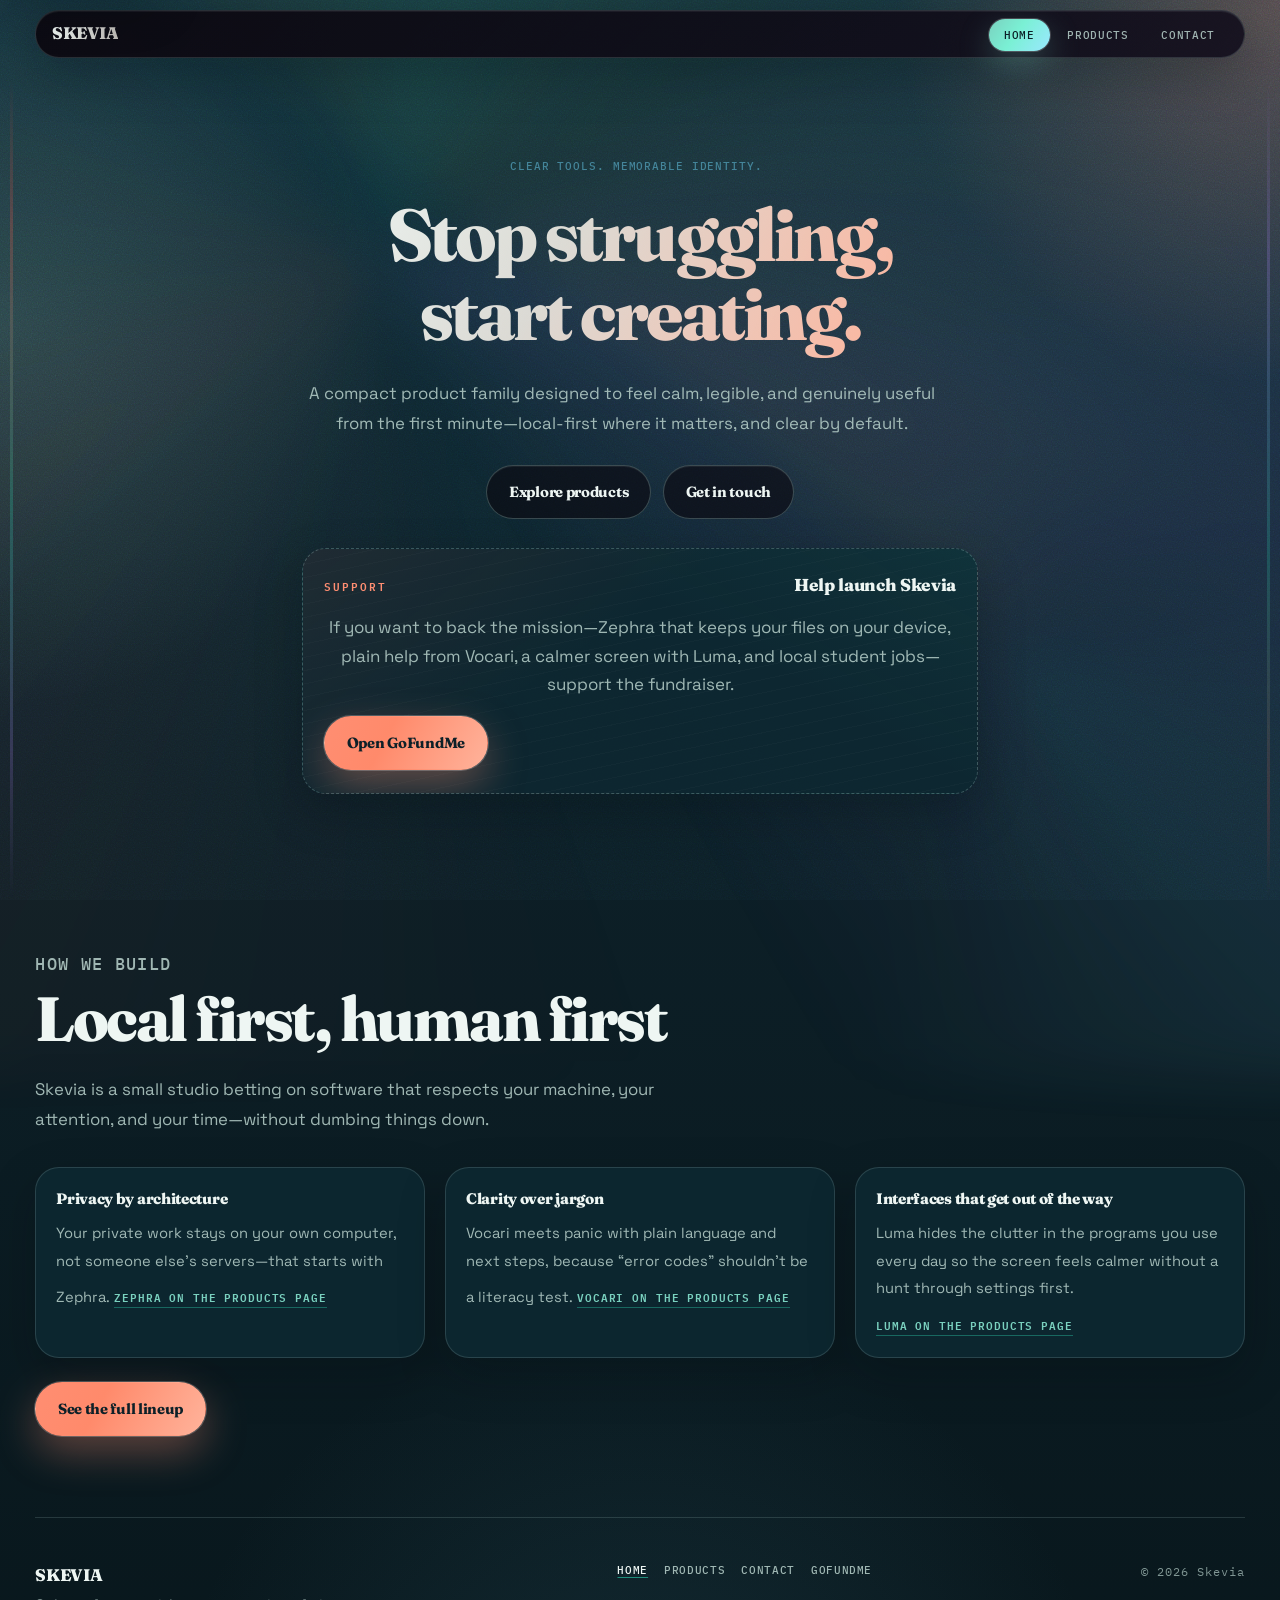
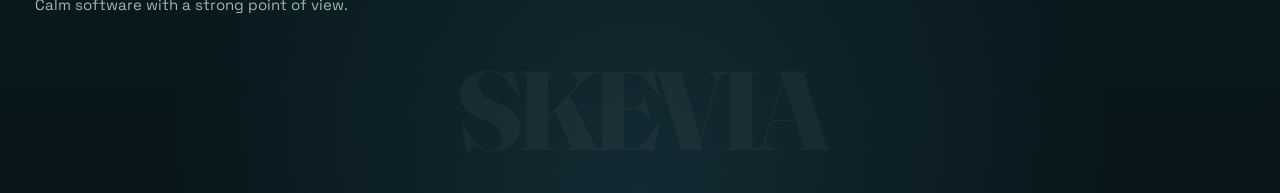
<file: index.html>
<!DOCTYPE html>
<html lang="en">
  <head>
    <meta charset="UTF-8" />
    <meta name="viewport" content="width=device-width, initial-scale=1.0" />
    <meta
      name="description"
      content="Skevia builds calm, local-first software with a clear editorial point of view."
    />
    <meta
      name="robots"
      content="index,follow,max-snippet:-1,max-image-preview:large,max-video-preview:-1"
    />
    <link rel="canonical" href="https://skevia.net/" />
    <meta property="og:type" content="website" />
    <meta property="og:site_name" content="Skevia" />
    <meta property="og:title" content="Skevia | Calm software with a strong point of view" />
    <meta
      property="og:description"
      content="Explore Skevia’s calm, local-first product family."
    />
    <meta property="og:url" content="https://skevia.net/" />
    <meta property="og:image" content="https://skevia.net/company_logo.png" />
    <meta name="twitter:card" content="summary" />
    <meta name="twitter:title" content="Skevia | Calm software with a strong point of view" />
    <meta
      name="twitter:description"
      content="Explore Skevia’s calm, local-first product family."
    />
    <meta name="twitter:image" content="https://skevia.net/company_logo.png" />
    <meta name="theme-color" content="#0c0a10" />
    <title>Skevia | Home</title>
    <link rel="preconnect" href="https://fonts.googleapis.com" />
    <link rel="preconnect" href="https://fonts.gstatic.com" crossorigin />
    <link
      href="https://fonts.googleapis.com/css2?family=Fraunces:opsz,wght@9..144,500;9..144,700&family=IBM+Plex+Mono:wght@400;500;600&family=Space+Grotesk:wght@400;500;700&display=swap"
      rel="stylesheet"
    />
    <link rel="icon" href="favicon.svg?v=2026-04-24b" type="image/svg+xml" />
    <link rel="alternate icon" href="company-logo-cutout.png" type="image/png" />
    <link rel="apple-touch-icon" href="company-logo-cutout.png" />
    <link rel="stylesheet" href="styles.css?v=2026-04-26a" />
  </head>
  <body>
    <a class="skip-link" href="#main-content">Skip to content</a>
    <nav class="main-nav" data-nav aria-label="Primary">
      <div class="nav-container">
        <a href="index.html" class="nav-logo">Skevia</a>
        <ul class="nav-tabs">
          <li>
            <a href="index.html" class="nav-link" aria-current="page">Home</a>
          </li>
          <li><a href="products.html" class="nav-link">Products</a></li>
          <li><a href="contact.html" class="nav-link">Contact</a></li>
        </ul>
      </div>
    </nav>

    <main id="main-content" tabindex="-1">
      <section class="hero reveal">
        <div class="hero-copy">
          <p class="eyebrow">Clear tools. Memorable identity.</p>
          <h1>
            <span class="hero-title-line">Stop struggling,</span>
            <span class="hero-title-line">start creating.</span>
          </h1>
          <p class="hero-lead">
            A compact product family designed to feel calm, legible, and genuinely
            useful from the first minute—local-first where it matters, and clear
            by default.
          </p>

          <div class="hero-actions">
            <a href="products.html" class="button button-secondary">Explore products</a>
            <a href="contact.html" class="button button-secondary">Get in touch</a>
          </div>

          <aside class="gofundme-card" aria-label="Support Skevia on GoFundMe">
            <div class="gofundme-card-top">
              <p class="gofundme-eyebrow">Support</p>
              <p class="gofundme-title">Help launch Skevia</p>
            </div>
            <p class="gofundme-copy">
              If you want to back the mission—Zephra that keeps your files on your
              device, plain help from Vocari, a calmer screen with Luma, and local
              student jobs—support the fundraiser.
            </p>
            <div class="gofundme-actions">
              <a
                class="button button-primary"
                href="https://www.gofundme.com/f/support-Skevia"
                target="_blank"
                rel="noopener noreferrer"
                aria-label="Open Skevia fundraiser on GoFundMe (opens in new tab)"
                >Open GoFundMe</a
              >
            </div>
          </aside>
        </div>
      </section>

      <section class="section section--tight reveal" aria-labelledby="values-heading">
        <div class="section-heading">
          <p class="eyebrow">How we build</p>
          <h2 id="values-heading">Local first, human first</h2>
          <p>
            Skevia is a small studio betting on software that respects your
            machine, your attention, and your time—without dumbing things down.
          </p>
        </div>
        <ul class="value-grid">
          <li class="value-item">
            <strong>Privacy by architecture</strong>
            <span
              >Your private work stays on your own computer, not someone else’s
              servers—that starts with Zephra.</span
            >
            <a href="products.html#product-zephra" class="value-item-link">Zephra on the products page</a>
          </li>
          <li class="value-item">
            <strong>Clarity over jargon</strong>
            <span
              >Vocari meets panic with plain language and next steps, because
              “error codes” shouldn’t be a literacy test.</span
            >
            <a href="products.html#product-vocari" class="value-item-link">Vocari on the products page</a>
          </li>
          <li class="value-item">
            <strong>Interfaces that get out of the way</strong>
            <span
              >Luma hides the clutter in the programs you use every day so the
              screen feels calmer without a hunt through settings first.</span
            >
            <a href="products.html#product-luma" class="value-item-link">Luma on the products page</a>
          </li>
        </ul>
        <p class="section-cta">
          <a href="products.html" class="button button-primary">See the full lineup</a>
        </p>
      </section>
    </main>

    <footer class="site-footer">
      <div class="footer-brand">
        <p class="footer-title">Skevia</p>
        <p>Calm software with a strong point of view.</p>
      </div>
      <ul class="footer-nav" aria-label="Site">
        <li><a href="index.html" aria-current="page">Home</a></li>
        <li><a href="products.html">Products</a></li>
        <li><a href="contact.html">Contact</a></li>
        <li>
          <a
            href="https://www.gofundme.com/f/support-Skevia"
            target="_blank"
            rel="noopener noreferrer"
            aria-label="Skevia on GoFundMe (opens in new tab)"
            >GoFundMe</a
          >
        </li>
      </ul>
      <div class="footer-meta">
        <p class="footer-copy">&copy; <span data-year></span> Skevia</p>
      </div>
    </footer>

    <script type="application/ld+json">
      {
        "@context": "https://schema.org",
        "@type": "Organization",
        "name": "Skevia",
        "url": "https://skevia.net/",
        "logo": "https://skevia.net/company_logo.png",
        "email": "SkeviaSoftware@gmail.com",
        "description": "Skevia builds calm, local-first software with a clear editorial point of view.",
        "sameAs": ["https://www.gofundme.com/f/support-Skevia"]
      }
    </script>

    <script src="script.js?v=2026-04-26a"></script>
  </body>
</html>
</file>
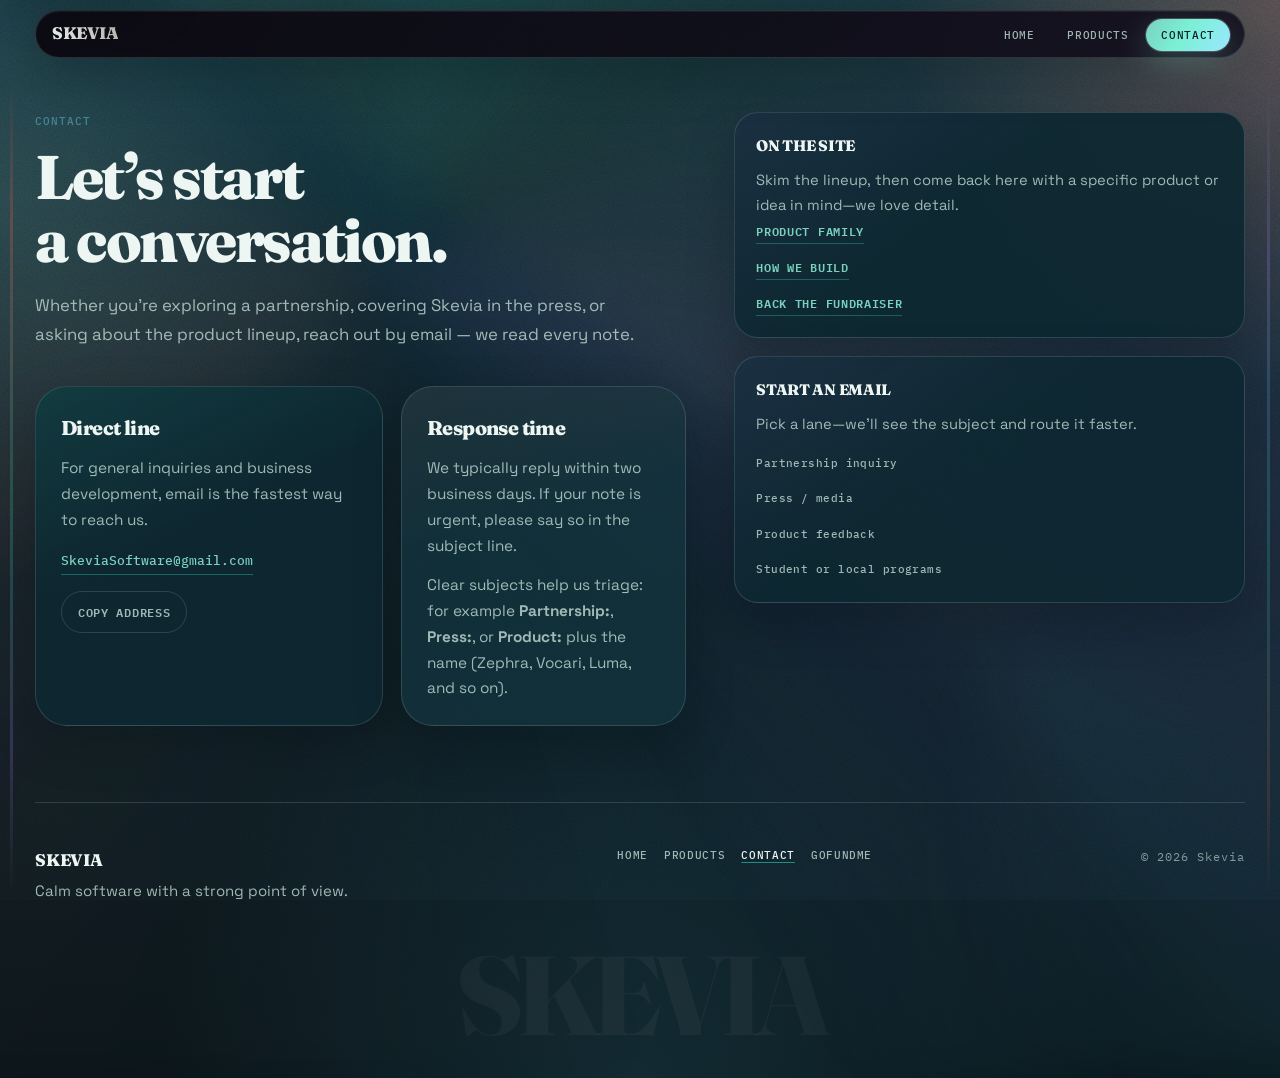
<file: contact.html>
<!DOCTYPE html>
<html lang="en">
  <head>
    <meta charset="UTF-8" />
    <meta name="viewport" content="width=device-width, initial-scale=1.0" />
    <meta
      name="description"
      content="Contact Skevia for partnerships, press, or product questions."
    />
    <meta
      name="robots"
      content="index,follow,max-snippet:-1,max-image-preview:large,max-video-preview:-1"
    />
    <link rel="canonical" href="https://skevia.net/contact.html" />
    <meta property="og:type" content="website" />
    <meta property="og:site_name" content="Skevia" />
    <meta property="og:title" content="Skevia | Contact" />
    <meta
      property="og:description"
      content="Contact Skevia for partnerships, press, or product questions."
    />
    <meta property="og:url" content="https://skevia.net/contact.html" />
    <meta property="og:image" content="https://skevia.net/company_logo.png" />
    <meta name="twitter:card" content="summary" />
    <meta name="twitter:title" content="Skevia | Contact" />
    <meta
      name="twitter:description"
      content="Contact Skevia for partnerships, press, or product questions."
    />
    <meta name="twitter:image" content="https://skevia.net/company_logo.png" />
    <meta name="theme-color" content="#0c0a10" />
    <title>Skevia | Contact</title>
    <link rel="preconnect" href="https://fonts.googleapis.com" />
    <link rel="preconnect" href="https://fonts.gstatic.com" crossorigin />
    <link
      href="https://fonts.googleapis.com/css2?family=Fraunces:opsz,wght@9..144,500;9..144,700&family=IBM+Plex+Mono:wght@400;500;600&family=Space+Grotesk:wght@400;500;700&display=swap"
      rel="stylesheet"
    />
    <link rel="icon" href="favicon.svg?v=2026-04-24b" type="image/svg+xml" />
    <link rel="alternate icon" href="company-logo-cutout.png" type="image/png" />
    <link rel="apple-touch-icon" href="company-logo-cutout.png" />
    <link rel="stylesheet" href="styles.css?v=2026-04-26a" />
  </head>
  <body class="page-contact">
    <a class="skip-link" href="#main-content">Skip to content</a>
    <nav class="main-nav" data-nav aria-label="Primary">
      <div class="nav-container">
        <a href="index.html" class="nav-logo">Skevia</a>
        <ul class="nav-tabs">
          <li><a href="index.html" class="nav-link">Home</a></li>
          <li><a href="products.html" class="nav-link">Products</a></li>
          <li>
            <a href="contact.html" class="nav-link" aria-current="page">Contact</a>
          </li>
        </ul>
      </div>
    </nav>

    <main id="main-content" tabindex="-1">
      <section class="section reveal" id="contact">
        <div class="contact-layout">
          <div class="contact-layout-main">
            <div class="contact-intro">
              <p class="eyebrow">Contact</p>
              <h1>Let’s start a conversation.</h1>
              <p class="contact-lead">
                Whether you’re exploring a partnership, covering Skevia in the
                press, or asking about the product lineup, reach out by email —
                we read every note.
              </p>
            </div>

            <div class="contact-cards">
              <div class="contact-card">
                <h2>Direct line</h2>
                <p>
                  For general inquiries and business development, email is the
                  fastest way to reach us.
                </p>
                <a
                  class="contact-email"
                  href="mailto:SkeviaSoftware@gmail.com"
                  >SkeviaSoftware@gmail.com</a
                >
                <div class="contact-actions">
                  <button
                    type="button"
                    class="button button-quiet"
                    data-copy-email="SkeviaSoftware@gmail.com"
                    data-copy-feedback="contact-copy-feedback"
                    aria-label="Copy email address to clipboard"
                  >
                    Copy address
                  </button>
                </div>
                <p
                  id="contact-copy-feedback"
                  class="contact-hint"
                  role="status"
                  aria-live="polite"
                  hidden
                ></p>
              </div>
              <div class="contact-card contact-card-muted">
                <h2>Response time</h2>
                <p>
                  We typically reply within two business days. If your note is
                  urgent, please say so in the subject line.
                </p>
                <p>
                  Clear subjects help us triage: for example
                  <strong>Partnership:</strong>, <strong>Press:</strong>, or
                  <strong>Product:</strong> plus the name (Zephra, Vocari, Luma,
                  and so on).
                </p>
              </div>
            </div>
          </div>

          <aside class="contact-aside" aria-label="More ways to connect">
            <div class="contact-aside-card">
              <h2>On the site</h2>
              <p>
                Skim the lineup, then come back here with a specific product or
                idea in mind—we love detail.
              </p>
              <ul class="contact-aside-links">
                <li><a href="products.html">Product family</a></li>
                <li><a href="index.html#values-heading">How we build</a></li>
                <li>
                  <a
                    href="https://www.gofundme.com/f/support-Skevia"
                    target="_blank"
                    rel="noopener noreferrer"
                    aria-label="Support Skevia on GoFundMe (opens in new tab)"
                    >Back the fundraiser</a
                  >
                </li>
              </ul>
            </div>
            <div class="contact-aside-card">
              <h2>Start an email</h2>
              <p>Pick a lane—we’ll see the subject and route it faster.</p>
              <ul class="contact-aside-mail">
                <li>
                  <a
                    href="mailto:SkeviaSoftware@gmail.com?subject=Partnership%20inquiry"
                    >Partnership inquiry</a
                  >
                </li>
                <li>
                  <a
                    href="mailto:SkeviaSoftware@gmail.com?subject=Press%20%2F%20media"
                    >Press / media</a
                  >
                </li>
                <li>
                  <a
                    href="mailto:SkeviaSoftware@gmail.com?subject=Product%20feedback"
                    >Product feedback</a
                  >
                </li>
                <li>
                  <a
                    href="mailto:SkeviaSoftware@gmail.com?subject=Student%20or%20local%20programs"
                    >Student or local programs</a
                  >
                </li>
              </ul>
            </div>
          </aside>
        </div>
      </section>
    </main>

    <footer class="site-footer">
      <div class="footer-brand">
        <p class="footer-title">Skevia</p>
        <p>Calm software with a strong point of view.</p>
      </div>
      <ul class="footer-nav" aria-label="Site">
        <li><a href="index.html">Home</a></li>
        <li><a href="products.html">Products</a></li>
        <li><a href="contact.html" aria-current="page">Contact</a></li>
        <li>
          <a
            href="https://www.gofundme.com/f/support-Skevia"
            target="_blank"
            rel="noopener noreferrer"
            aria-label="Skevia on GoFundMe (opens in new tab)"
            >GoFundMe</a
          >
        </li>
      </ul>
      <div class="footer-meta">
        <p class="footer-copy">&copy; <span data-year></span> Skevia</p>
      </div>
    </footer>

    <script type="application/ld+json">
      {
        "@context": "https://schema.org",
        "@type": "ContactPage",
        "name": "Contact Skevia",
        "url": "https://skevia.net/contact.html",
        "description": "Contact Skevia for partnerships, press, or product questions.",
        "mainEntity": {
          "@type": "Organization",
          "name": "Skevia",
          "email": "SkeviaSoftware@gmail.com",
          "url": "https://skevia.net/"
        }
      }
    </script>

    <script src="script.js?v=2026-04-26a"></script>
  </body>
</html>
</file>
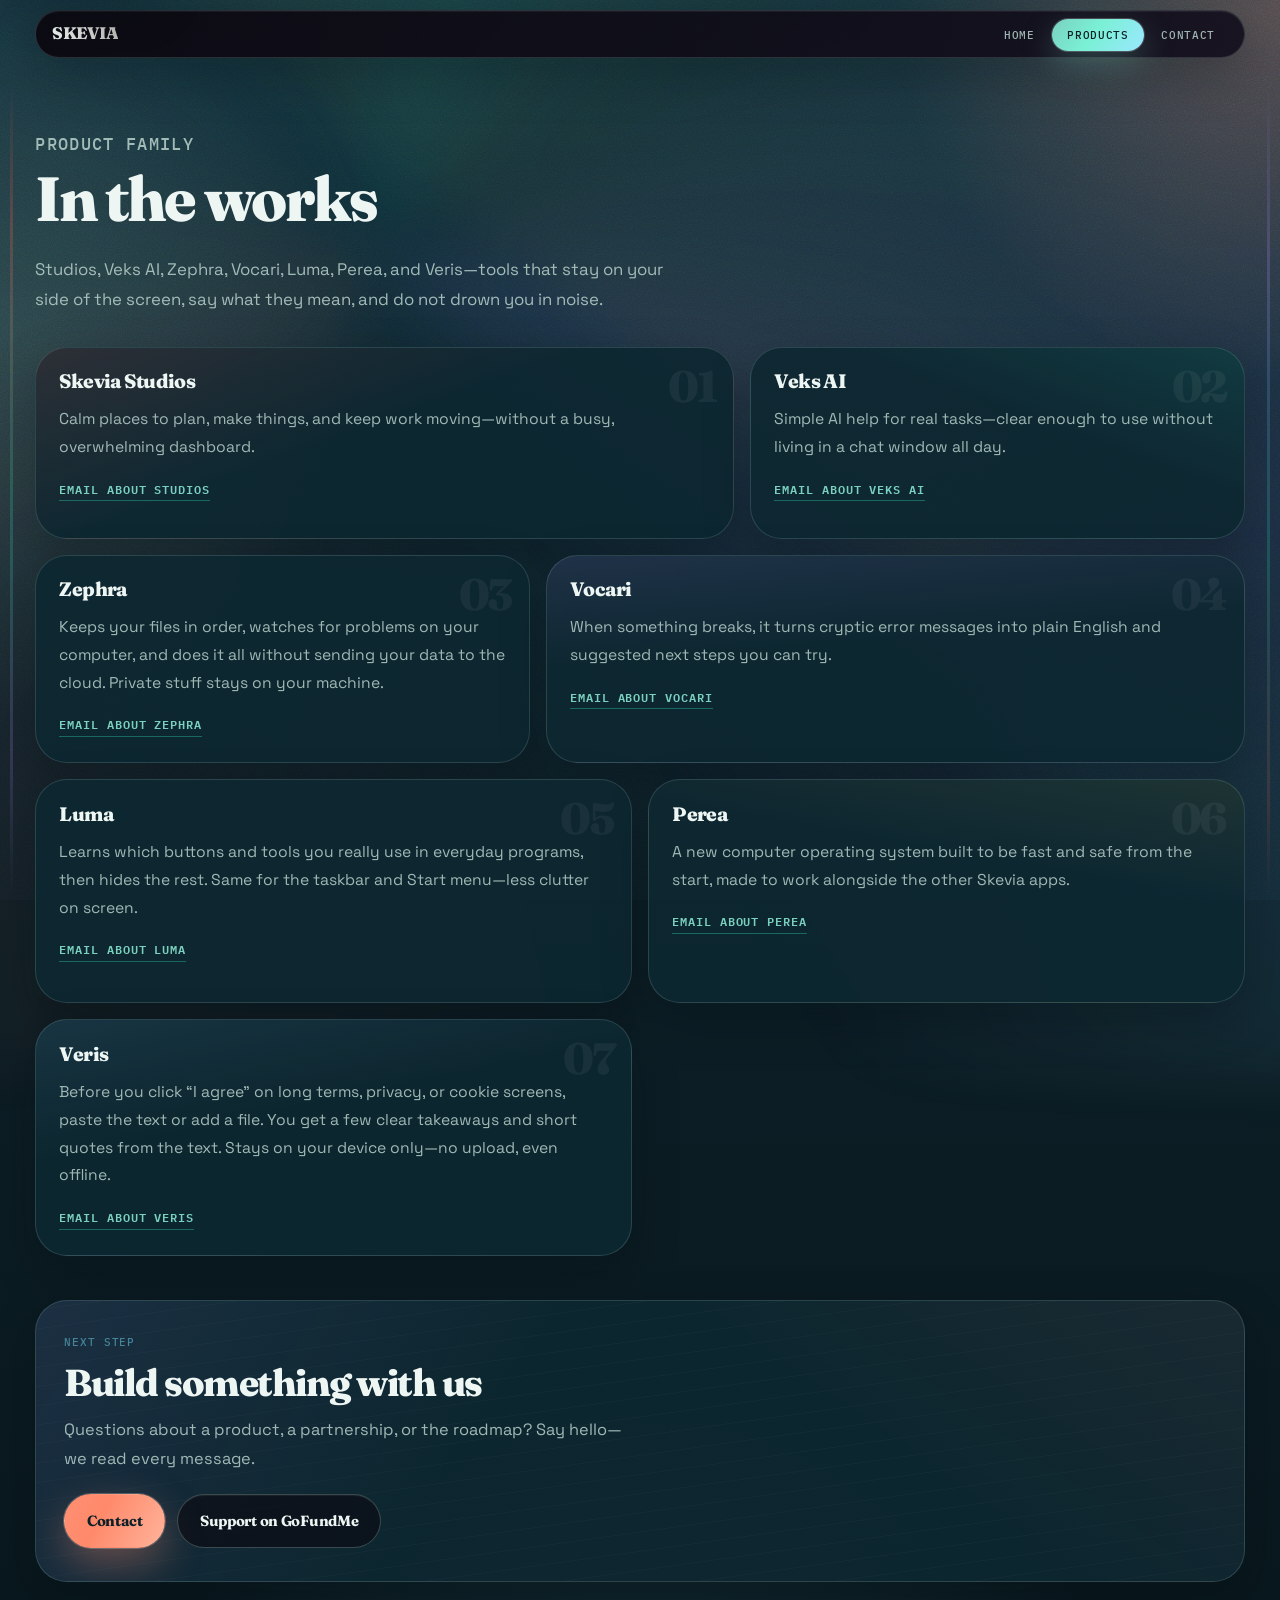
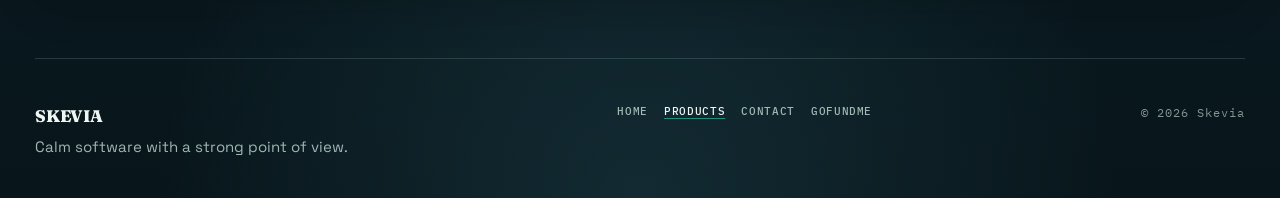
<file: products.html>
<!DOCTYPE html>
<html lang="en">
  <head>
    <meta charset="UTF-8" />
    <meta name="viewport" content="width=device-width, initial-scale=1.0" />
    <meta
      name="description"
      content="Skevia apps: Studios, Veks AI, Zephra, Vocari, Luma, Perea, and Veris—private, clear, and calm to use."
    />
    <meta
      name="robots"
      content="index,follow,max-snippet:-1,max-image-preview:large,max-video-preview:-1"
    />
    <link rel="canonical" href="https://skevia.net/products.html" />
    <meta property="og:type" content="website" />
    <meta property="og:site_name" content="Skevia" />
    <meta property="og:title" content="Skevia | Products" />
    <meta
      property="og:description"
      content="Studios, Veks AI, Zephra, Vocari, Luma, Perea, and Veris—Skevia software in plain terms."
    />
    <meta property="og:url" content="https://skevia.net/products.html" />
    <meta property="og:image" content="https://skevia.net/company_logo.png" />
    <meta name="twitter:card" content="summary" />
    <meta name="twitter:title" content="Skevia | Products" />
    <meta
      name="twitter:description"
      content="Studios, Veks AI, Zephra, Vocari, Luma, Perea, and Veris—Skevia software in plain terms."
    />
    <meta name="twitter:image" content="https://skevia.net/company_logo.png" />
    <meta name="theme-color" content="#0c0a10" />
    <title>Skevia | Products</title>
    <link rel="preconnect" href="https://fonts.googleapis.com" />
    <link rel="preconnect" href="https://fonts.gstatic.com" crossorigin />
    <link
      href="https://fonts.googleapis.com/css2?family=Fraunces:opsz,wght@9..144,500;9..144,700&family=IBM+Plex+Mono:wght@400;500;600&family=Space+Grotesk:wght@400;500;700&display=swap"
      rel="stylesheet"
    />
    <link rel="icon" href="favicon.svg?v=2026-04-24b" type="image/svg+xml" />
    <link rel="alternate icon" href="company-logo-cutout.png" type="image/png" />
    <link rel="apple-touch-icon" href="company-logo-cutout.png" />
    <link rel="stylesheet" href="styles.css?v=2026-04-26a" />
  </head>
  <body class="page-products">
    <a class="skip-link" href="#main-content">Skip to content</a>
    <nav class="main-nav" data-nav aria-label="Primary">
      <div class="nav-container">
        <a href="index.html" class="nav-logo">Skevia</a>
        <ul class="nav-tabs">
          <li><a href="index.html" class="nav-link">Home</a></li>
          <li>
            <a href="products.html" class="nav-link" aria-current="page">Products</a>
          </li>
          <li><a href="contact.html" class="nav-link">Contact</a></li>
        </ul>
      </div>
    </nav>

    <main id="main-content" tabindex="-1">
      <section class="section reveal" id="products">
        <div class="section-heading">
          <p class="eyebrow">Product family</p>
          <h2>In the works</h2>
          <p>
            Studios, Veks AI, Zephra, Vocari, Luma, Perea, and Veris—tools that
            stay on your side of the screen, say what they mean, and do not drown
            you in noise.
          </p>
        </div>

        <div class="product-grid">
          <article class="product-card" id="product-studios" data-index="01">
            <h3>Skevia Studios</h3>
            <p>
              Calm places to plan, make things, and keep work moving—without a busy,
              overwhelming dashboard.
            </p>
            <a
              class="product-card-link"
              href="mailto:SkeviaSoftware@gmail.com?subject=Question%20about%20Skevia%20Studios"
              >Email about Studios</a
            >
          </article>

          <article class="product-card" id="product-veks" data-index="02">
            <h3>Veks AI</h3>
            <p>
              Simple AI help for real tasks—clear enough to use without living in a
              chat window all day.
            </p>
            <a
              class="product-card-link"
              href="mailto:SkeviaSoftware@gmail.com?subject=Question%20about%20Veks%20AI"
              >Email about Veks AI</a
            >
          </article>

          <article class="product-card" id="product-zephra" data-index="03">
            <h3>Zephra</h3>
            <p>
              Keeps your files in order, watches for problems on your computer, and
              does it all without sending your data to the cloud. Private stuff
              stays on your machine.
            </p>
            <a
              class="product-card-link"
              href="mailto:SkeviaSoftware@gmail.com?subject=Question%20about%20Zephra"
              >Email about Zephra</a
            >
          </article>

          <article class="product-card" id="product-vocari" data-index="04">
            <h3>Vocari</h3>
            <p>
              When something breaks, it turns cryptic error messages into plain
              English and suggested next steps you can try.
            </p>
            <a
              class="product-card-link"
              href="mailto:SkeviaSoftware@gmail.com?subject=Question%20about%20Vocari"
              >Email about Vocari</a
            >
          </article>

          <article class="product-card" id="product-luma" data-index="05">
            <h3>Luma</h3>
            <p>
              Learns which buttons and tools you really use in everyday programs,
              then hides the rest. Same for the taskbar and Start menu—less clutter
              on screen.
            </p>
            <a
              class="product-card-link"
              href="mailto:SkeviaSoftware@gmail.com?subject=Question%20about%20Luma"
              >Email about Luma</a
            >
          </article>

          <article class="product-card" id="product-perea" data-index="06">
            <h3>Perea</h3>
            <p>
              A new computer operating system built to be fast and safe from the
              start, made to work alongside the other Skevia apps.
            </p>
            <a
              class="product-card-link"
              href="mailto:SkeviaSoftware@gmail.com?subject=Question%20about%20Perea"
              >Email about Perea</a
            >
          </article>

          <article class="product-card" id="product-veris" data-index="07">
            <h3>Veris</h3>
            <p>
              Before you click “I agree” on long terms, privacy, or cookie screens,
              paste the text or add a file. You get a few clear takeaways and short
              quotes from the text. Stays on your device only—no upload, even
              offline.
            </p>
            <a
              class="product-card-link"
              href="mailto:SkeviaSoftware@gmail.com?subject=Question%20about%20Veris"
              >Email about Veris</a
            >
          </article>
        </div>

        <div class="section-outro reveal">
          <p class="eyebrow">Next step</p>
          <h3 class="section-outro-title">Build something with us</h3>
          <p class="section-outro-lead">
            Questions about a product, a partnership, or the roadmap? Say hello—we
            read every message.
          </p>
          <div class="section-outro-actions">
            <a href="contact.html" class="button button-primary">Contact</a>
            <a
              class="button button-secondary"
              href="https://www.gofundme.com/f/support-Skevia"
              target="_blank"
              rel="noopener noreferrer"
              aria-label="Support Skevia on GoFundMe (opens in new tab)"
              >Support on GoFundMe</a
            >
          </div>
        </div>
      </section>
    </main>

    <footer class="site-footer">
      <div class="footer-brand">
        <p class="footer-title">Skevia</p>
        <p>Calm software with a strong point of view.</p>
      </div>
      <ul class="footer-nav" aria-label="Site">
        <li><a href="index.html">Home</a></li>
        <li><a href="products.html" aria-current="page">Products</a></li>
        <li><a href="contact.html">Contact</a></li>
        <li>
          <a
            href="https://www.gofundme.com/f/support-Skevia"
            target="_blank"
            rel="noopener noreferrer"
            aria-label="Skevia on GoFundMe (opens in new tab)"
            >GoFundMe</a
          >
        </li>
      </ul>
      <div class="footer-meta">
        <p class="footer-copy">&copy; <span data-year></span> Skevia</p>
      </div>
    </footer>

    <script type="application/ld+json">
      {
        "@context": "https://schema.org",
        "@type": "CollectionPage",
        "name": "Skevia Products",
        "url": "https://skevia.net/products.html",
        "description": "Skevia apps: Studios, Veks AI, Zephra, Vocari, Luma, Perea, and Veris.",
        "mainEntity": {
          "@type": "ItemList",
          "itemListElement": [
            { "@type": "ListItem", "position": 1, "name": "Skevia Studios" },
            { "@type": "ListItem", "position": 2, "name": "Veks AI" },
            { "@type": "ListItem", "position": 3, "name": "Zephra" },
            { "@type": "ListItem", "position": 4, "name": "Vocari" },
            { "@type": "ListItem", "position": 5, "name": "Luma" },
            { "@type": "ListItem", "position": 6, "name": "Perea" },
            { "@type": "ListItem", "position": 7, "name": "Veris" }
          ]
        }
      }
    </script>

    <script src="script.js?v=2026-04-26a"></script>
  </body>
</html>
</file>
<file: styles.css>
/* Skevia — Chromatic Almanac (redesign) */

:root {
  /* Prototype theme tokens (palette + typography) */
  --void: #0d2028; /* deep teal */
  --surface: rgba(14, 40, 49, 0.92);
  --surface-2: rgba(19, 52, 62, 0.8);
  --ink: #eef6f3;
  --ink-dim: rgba(184, 208, 203, 0.86);
  --coral: #ff8e72; /* warm accent */
  --mint: #7ad1bf; /* moss/teal accent */
  --violet: #44859a; /* steel-teal */
  --gold: #ffb39b; /* soft warm highlight */
  --line: rgba(189, 231, 224, 0.16);
  --line-strong: rgba(189, 231, 224, 0.26);
  --glow-coral: rgba(255, 142, 114, 0.35);
  --glow-mint: rgba(122, 209, 191, 0.28);
  --shadow: 0 30px 70px rgba(3, 13, 17, 0.34);
  --shadow-soft: 0 18px 46px rgba(3, 13, 17, 0.26);
  --display: "Fraunces", serif;
  --serif: "Space Grotesk", system-ui, sans-serif;
  --mono: "IBM Plex Mono", ui-monospace, monospace;
  --radius-lg: 2rem;
  --radius-md: 1.5rem;
  --layout-gutter: clamp(0.75rem, 2.75vw, 3.5rem);
  --shell-width: calc(100% - 2 * var(--layout-gutter));
  --text-column-max: 40rem;
  --prose-max: 40rem;
  --hero-copy-pad-inline: clamp(1rem, 2.4vw, 1.85rem);
  --nav-h: 4.25rem;
}

*,
*::before,
*::after {
  box-sizing: border-box;
}

html {
  /* Avoid scroll-linked compositor work; native smoothness fights wheel/trackpad. */
  scroll-behavior: auto;
  scroll-padding-top: calc(var(--nav-h) + 1rem);
}

section[id] {
  scroll-margin-top: calc(var(--nav-h) + 2rem);
}

[id^="product-"] {
  scroll-margin-top: calc(var(--nav-h) + 1.5rem);
}

/* Soft chromatic rails in the viewport margins (behind page content) */
main::before,
main::after {
  content: "";
  position: fixed;
  top: calc(var(--nav-h) + 0.5rem);
  bottom: 0;
  width: 3px;
  border-radius: 999px;
  pointer-events: none;
  z-index: 0;
  opacity: 0.45;
}

main::before {
  left: max(0.25rem, calc(var(--layout-gutter) * 0.28));
  background: linear-gradient(
    180deg,
    transparent 0%,
    rgba(255, 92, 77, 0.55) 18%,
    rgba(46, 230, 190, 0.5) 52%,
    rgba(179, 140, 255, 0.45) 82%,
    transparent 100%
  );
  box-shadow: 0 0 28px rgba(46, 230, 190, 0.12);
}

main::after {
  right: max(0.25rem, calc(var(--layout-gutter) * 0.28));
  background: linear-gradient(
    180deg,
    transparent 0%,
    rgba(179, 140, 255, 0.5) 22%,
    rgba(46, 230, 190, 0.45) 58%,
    rgba(255, 92, 77, 0.35) 88%,
    transparent 100%
  );
  box-shadow: 0 0 28px rgba(179, 140, 255, 0.1);
}

body {
  margin: 0;
  min-height: 100vh;
  padding-top: var(--nav-h);
  color: var(--ink);
  font-family: var(--serif);
  font-size: 1.06rem;
  line-height: 1.65;
  font-stretch: normal;
  letter-spacing: normal;
  background-color: var(--void);
  background-image:
    radial-gradient(circle at top right, rgba(255, 142, 114, 0.26), transparent 24rem),
    radial-gradient(circle at left 18%, rgba(122, 209, 191, 0.16), transparent 24rem),
    radial-gradient(circle at bottom, rgba(68, 133, 154, 0.18), transparent 30rem),
    linear-gradient(180deg, #102f3a 0%, var(--void) 44%, #08161b 100%);
  overflow-x: hidden;
}

body::before {
  content: "";
  position: fixed;
  inset: -20%;
  pointer-events: none;
  z-index: -2;
  /* Static gradients (no animation): animated blur + conic was heavy during scroll. */
  background:
    conic-gradient(
      from 232deg at 35% 35%,
      rgba(255, 92, 77, 0.09),
      transparent 28%,
      rgba(46, 230, 190, 0.07),
      transparent 52%,
      rgba(179, 140, 255, 0.1),
      transparent 78%,
      rgba(255, 92, 77, 0.06)
    ),
    conic-gradient(
      from 308deg at 70% 65%,
      rgba(232, 197, 71, 0.05),
      transparent 35%,
      rgba(46, 230, 190, 0.06),
      transparent 70%
    );
  filter: blur(28px) saturate(1.12);
  opacity: 0.85;
  transform: translateZ(0);
}

body::after {
  content: "";
  position: fixed;
  inset: 0;
  pointer-events: none;
  z-index: -1;
  opacity: 0.42;
  background-image: url("bg-noise.svg");
  background-size: 240px 240px;
  mix-blend-mode: overlay;
}

a {
  color: inherit;
  text-decoration: none;
}

img {
  display: block;
  max-width: 100%;
}

button,
input,
textarea,
select {
  font: inherit;
}

:focus-visible {
  outline: 2px solid var(--mint);
  outline-offset: 3px;
}

.skip-link {
  position: absolute;
  left: 0.75rem;
  top: 0.75rem;
  z-index: 2000;
  padding: 0.65rem 1rem;
  border-radius: 999px;
  font-family: var(--mono);
  font-size: 0.68rem;
  font-weight: 600;
  letter-spacing: 0.06em;
  text-transform: uppercase;
  color: var(--void);
  background: linear-gradient(118deg, var(--mint) 0%, #7af0d4 100%);
  box-shadow: var(--shadow-soft);
  transform: translateY(-160%);
  transition: transform 0.2s ease;
}

.skip-link:focus {
  transform: translateY(0);
}

@media (scripting: none) {
  .reveal {
    opacity: 1;
    transform: none;
  }
}

/* ---------- Navigation ---------- */

.main-nav {
  position: fixed;
  top: 0;
  left: 0;
  right: 0;
  z-index: 1000;
  padding: 0.65rem var(--layout-gutter);
  background: transparent;
  transition: padding 0.25s ease;
  isolation: isolate;
  will-change: transform;
  transform: translateZ(0);
}

.main-nav[data-scrolled="true"] {
  padding-top: 0.4rem;
  padding-bottom: 0.4rem;
}

.nav-container {
  width: 100%;
  max-width: none;
  margin: 0 auto;
  display: flex;
  align-items: center;
  justify-content: space-between;
  gap: 1rem;
  padding: 0.55rem 0.85rem 0.55rem 1rem;
  border-radius: 100px;
  border: 1px solid var(--line);
  background: linear-gradient(
    135deg,
    rgba(12, 10, 18, 0.97) 0%,
    rgba(18, 14, 28, 0.9) 100%
  );
  box-shadow:
    var(--shadow-soft),
    inset 0 1px 0 rgba(255, 255, 255, 0.06);
  transition:
    padding 0.25s ease,
    border-color 0.25s ease,
    box-shadow 0.25s ease;
}

.main-nav[data-scrolled="true"] .nav-container {
  padding-block: 0.42rem;
  border-color: rgba(246, 241, 232, 0.14);
  box-shadow:
    0 12px 40px rgba(0, 0, 0, 0.42),
    0 0 0 1px rgba(46, 230, 190, 0.08),
    inset 0 1px 0 rgba(255, 255, 255, 0.07);
}

.nav-logo {
  font-family: var(--display);
  font-weight: 800;
  font-size: 1.05rem;
  letter-spacing: -0.03em;
  text-transform: uppercase;
  background: linear-gradient(110deg, var(--ink) 0%, rgba(246, 241, 232, 0.75) 100%);
  -webkit-background-clip: text;
  background-clip: text;
  color: transparent;
  transition: filter 0.25s ease;
}

.nav-logo:hover {
  filter: drop-shadow(0 0 12px var(--glow-mint));
}

.nav-tabs {
  display: flex;
  list-style: none;
  margin: 0;
  padding: 0;
  gap: 0.15rem;
  flex-wrap: wrap;
  justify-content: flex-end;
}

.nav-link {
  position: relative;
  font-family: var(--mono);
  font-size: 0.68rem;
  font-weight: 500;
  letter-spacing: 0.06em;
  text-transform: uppercase;
  color: var(--ink-dim);
  padding: 0.55rem 0.95rem;
  border-radius: 999px;
  transition:
    color 0.2s ease,
    background 0.2s ease,
    box-shadow 0.2s ease;
}

.nav-link::before,
.nav-link::after {
  position: absolute;
  top: 50%;
  transform: translateY(-50%);
  font-weight: 400;
  opacity: 0;
  transition: opacity 0.2s ease;
  color: var(--coral);
  pointer-events: none;
}

.nav-link::before {
  content: "[";
  left: 0.35rem;
}

.nav-link::after {
  content: "]";
  right: 0.35rem;
}

.nav-link:hover {
  color: var(--ink);
  background: rgba(246, 241, 232, 0.06);
}

.nav-link:hover::before,
.nav-link:hover::after {
  opacity: 0.55;
}

.nav-link[aria-current="page"] {
  color: var(--void);
  background: linear-gradient(125deg, var(--mint) 0%, #7af0d4 45%, #9ae8ff 100%);
  box-shadow:
    0 0 0 1px rgba(255, 255, 255, 0.2),
    0 12px 32px var(--glow-mint);
}

.nav-link[aria-current="page"]::before,
.nav-link[aria-current="page"]::after {
  opacity: 0;
}

/* ---------- Layout shells ---------- */

.hero,
.section,
.site-footer {
  position: relative;
  z-index: 1;
  width: var(--shell-width);
  max-width: none;
  margin-inline: auto;
}

.value-grid {
  display: grid;
  grid-template-columns: repeat(auto-fit, minmax(240px, 1fr));
  gap: 1rem 1.25rem;
  margin: 1.75rem 0 1.5rem;
  padding: 0;
  list-style: none;
}

.value-item {
  margin: 0;
  padding: 1.15rem 1.25rem;
  border-radius: var(--radius-md);
  border: 1px solid var(--line);
  background: var(--surface);
  box-shadow: var(--shadow-soft);
}

.value-item strong {
  display: block;
  font-family: var(--display);
  font-size: 0.95rem;
  font-weight: 800;
  letter-spacing: -0.02em;
  margin-bottom: 0.45rem;
  color: var(--ink);
}

.value-item span {
  font-size: 0.92rem;
  color: var(--ink-dim);
  line-height: 1.65;
}

.value-item-link {
  display: inline-block;
  margin-top: 0.85rem;
  font-family: var(--mono);
  font-size: 0.68rem;
  font-weight: 600;
  letter-spacing: 0.08em;
  text-transform: uppercase;
  color: var(--mint);
  border-bottom: 1px solid rgba(46, 230, 190, 0.35);
  padding-bottom: 0.08rem;
  transition:
    color 0.2s ease,
    border-color 0.2s ease;
}

.value-item-link:hover {
  color: var(--coral);
  border-color: rgba(255, 92, 77, 0.45);
}

.section-cta {
  margin-top: 0.25rem;
}

.section-outro {
  margin-top: 2.75rem;
  padding: 2rem 1.75rem 2.1rem;
  border-radius: var(--radius-lg);
  border: 1px solid var(--line);
  background:
    linear-gradient(125deg, rgba(179, 140, 255, 0.09) 0%, transparent 38%),
    linear-gradient(215deg, rgba(255, 92, 77, 0.06) 0%, transparent 35%),
    var(--surface);
  box-shadow: var(--shadow-soft);
  position: relative;
  overflow: hidden;
}

.section-outro::before {
  content: "";
  position: absolute;
  inset: 0;
  background: repeating-linear-gradient(
    -8deg,
    transparent,
    transparent 18px,
    rgba(246, 241, 232, 0.02) 18px,
    rgba(246, 241, 232, 0.02) 19px
  );
  pointer-events: none;
}

.section-outro-title {
  margin: 0;
  position: relative;
  z-index: 1;
  font-family: var(--display);
  font-weight: 800;
  font-size: clamp(1.65rem, 4vw, 2.35rem);
  letter-spacing: -0.04em;
  line-height: 1.05;
  max-width: 18ch;
}

.section-outro-lead {
  position: relative;
  z-index: 1;
  margin: 0.85rem 0 0;
  max-width: 36rem;
  color: var(--ink-dim);
  line-height: 1.72;
  font-size: 1.02rem;
}

.section-outro .eyebrow {
  position: relative;
  z-index: 1;
  margin-bottom: 0.75rem;
}

.section-outro-actions {
  position: relative;
  z-index: 1;
  display: flex;
  flex-wrap: wrap;
  gap: 0.75rem;
  margin-top: 1.35rem;
}

/* ---------- 404 ---------- */

.page-missing {
  padding-top: 1rem;
}

.page-missing-title {
  margin: 0 0 1rem;
  font-family: var(--display);
  font-weight: 800;
  font-size: clamp(2.35rem, 5.5vw, 3.85rem);
  letter-spacing: -0.04em;
  line-height: 1.05;
  max-width: 22ch;
}

.page-missing-lead {
  margin-top: 0;
}

.page-missing-actions {
  margin-top: 1.75rem;
}

/* ---------- Type rhythm ---------- */

.eyebrow {
  margin: 0 0 1rem;
  font-family: var(--mono);
  font-size: 0.7rem;
  font-weight: 500;
  letter-spacing: 0.08em;
  text-transform: uppercase;
  color: var(--violet);
}

/* Wide tracking can sit flush against the rail; nudge without stretching lines */
.hero-copy > .eyebrow {
  padding-inline-start: 0.08em;
  margin-inline-end: 0.5rem;
}

.hero-copy h1,
.section-heading h2,
.contact-intro h1 {
  margin: 0;
  font-family: var(--display);
  font-weight: 800;
  line-height: 1.02;
  letter-spacing: -0.04em;
}

.section-heading h2,
.contact-intro h1 {
  text-wrap: balance;
}

.contact-intro h1 {
  font-size: clamp(2.35rem, 5.5vw, 3.85rem);
}

.hero-copy h1 {
  max-width: 100%;
  font-size: clamp(2.1rem, 4.6vw + 0.5rem, 4.6rem);
  line-height: 1.05;
  padding-block: 0.06em 0.12em;
  text-wrap: balance;
  hyphens: manual;
  background: linear-gradient(
    118deg,
    var(--ink) 0%,
    rgba(246, 241, 232, 0.88) 38%,
    var(--gold) 92%
  );
  -webkit-background-clip: text;
  background-clip: text;
  color: transparent;
  overflow: visible;
}

.hero-copy h1 .hero-title-line {
  display: block;
  white-space: normal;
}

.hero-copy h1 .hero-title-line:last-child {
  padding-top: 0.02em;
}

/* Never force nowrap here: it can overflow the viewport and get clipped by overflow-x:hidden */

/* Prefer column-relative sizing when supported (avoids vw-only type wider than the text column) */
@supports (font-size: 1cqi) {
  .hero-copy h1 {
    font-size: clamp(2.1rem, 10.25cqi + 0.95rem, 4.6rem);
  }
}

.hero-lead,
.section-heading p,
.product-card p,
.contact-lead {
  margin: 1.15rem 0 0;
  color: var(--ink-dim);
  line-height: 1.78;
  max-width: min(var(--prose-max), 100%);
  font-size: 1.05rem;
}

/* ---------- Hero ---------- */

.hero {
  display: grid;
  /* First track: enough min width so two nowrap headline lines are not clipped */
  grid-template-columns: minmax(28rem, 1.22fr) minmax(17.5rem, 1fr);
  gap: clamp(1.5rem, 4.5vw, 4.5rem);
  align-items: center;
  padding: 3rem 0 2.5rem;
  position: relative;
  overflow: visible;
}

.hero-copy {
  position: relative;
  z-index: 1;
  box-sizing: border-box;
  justify-self: stretch;
  width: min(100%, var(--text-column-max));
  max-width: var(--text-column-max);
  min-width: 0;
  padding-inline: var(--hero-copy-pad-inline) 0.35rem;
  overflow: visible;
  container-type: inline-size;
  container-name: hero-copy;
}

/* Home hero without the tank: center the copy block */
body:not(.page-products):not(.page-contact) .hero {
  grid-template-columns: 1fr;
  justify-items: center;
  text-align: center;
  align-items: center;
  padding-top: clamp(3rem, 8vh, 5.5rem);
  padding-bottom: clamp(3rem, 10vh, 6.5rem);
  min-height: calc(100svh - var(--nav-h));
}

body:not(.page-products):not(.page-contact) .hero-copy {
  width: min(100%, 46rem);
  max-width: 46rem;
  padding-inline: var(--hero-copy-pad-inline);
  margin-inline: auto;
  text-align: center;
}

body:not(.page-products):not(.page-contact) .hero-copy::before {
  content: none;
}

body:not(.page-products):not(.page-contact) .hero-actions {
  justify-content: center;
}

body:not(.page-products):not(.page-contact) .gofundme-card {
  margin-inline: auto;
}

@media (min-width: 1081px) {
  .hero-copy {
    max-width: none;
    width: 100%;
  }

  .hero .gofundme-card {
    max-width: 100%;
  }
}

.hero-copy::before {
  content: "";
  position: absolute;
  left: calc(var(--hero-copy-pad-inline) * 0.35);
  top: -0.35rem;
  bottom: -0.35rem;
  width: 3px;
  border-radius: 999px;
  background: linear-gradient(
    180deg,
    transparent,
    var(--coral) 18%,
    var(--mint) 52%,
    var(--violet) 82%,
    transparent
  );
  opacity: 0.85;
  pointer-events: none;
}

/* ---------- GoFundMe ticket ---------- */

.gofundme-card {
  margin-top: 1.85rem;
  max-width: min(var(--text-column-max), 100%);
  padding: 1.35rem 1.35rem 1.45rem;
  border-radius: var(--radius-md);
  border: 1px dashed var(--line-strong);
  background:
    linear-gradient(145deg, rgba(255, 92, 77, 0.08) 0%, transparent 42%),
    linear-gradient(210deg, rgba(46, 230, 190, 0.06) 0%, transparent 38%),
    var(--surface);
  box-shadow: var(--shadow-soft);
  position: relative;
  overflow: hidden;
}

.gofundme-card::after {
  content: "";
  position: absolute;
  inset: 0;
  background: repeating-linear-gradient(
    -12deg,
    transparent,
    transparent 12px,
    rgba(246, 241, 232, 0.02) 12px,
    rgba(246, 241, 232, 0.02) 13px
  );
  pointer-events: none;
}

.gofundme-card-top {
  display: flex;
  align-items: baseline;
  justify-content: space-between;
  gap: 1rem;
  position: relative;
  z-index: 1;
}

.gofundme-eyebrow {
  margin: 0;
  font-family: var(--mono);
  font-size: 0.68rem;
  font-weight: 600;
  letter-spacing: 0.18em;
  text-transform: uppercase;
  color: var(--coral);
}

.gofundme-title {
  margin: 0;
  font-family: var(--display);
  font-size: 1.08rem;
  font-weight: 800;
  letter-spacing: -0.02em;
}

.gofundme-copy {
  margin: 0.85rem 0 0;
  color: var(--ink-dim);
  line-height: 1.68;
  position: relative;
  z-index: 1;
}

.gofundme-actions {
  display: flex;
  flex-wrap: wrap;
  gap: 0.75rem;
  margin-top: 1.1rem;
  position: relative;
  z-index: 1;
}

.hero-actions {
  display: flex;
  flex-wrap: wrap;
  gap: 0.75rem;
  margin-top: 1.65rem;
}

/* ---------- Buttons ---------- */

.button {
  display: inline-flex;
  align-items: center;
  justify-content: center;
  min-height: 3rem;
  padding: 0.85rem 1.35rem;
  border-radius: 999px;
  border: 1px solid var(--line);
  font-family: var(--display);
  font-weight: 700;
  font-size: 0.92rem;
  letter-spacing: -0.02em;
  transition:
    transform 0.18s ease,
    box-shadow 0.18s ease,
    border-color 0.18s ease,
    background 0.18s ease;
}

.button:hover,
.button:focus-visible {
  transform: translateY(-2px);
}

.button-primary {
  color: var(--void);
  border-color: transparent;
  background: linear-gradient(118deg, var(--coral) 0%, #ff8a6b 38%, var(--gold) 100%);
  box-shadow:
    0 0 0 1px rgba(255, 255, 255, 0.22),
    0 16px 40px var(--glow-coral);
}

.button-primary:hover {
  box-shadow:
    0 0 0 1px rgba(255, 255, 255, 0.28),
    0 20px 50px var(--glow-coral);
}

.button-secondary {
  color: var(--ink);
  border-color: var(--line-strong);
  background: rgba(12, 10, 18, 0.65);
  box-shadow: inset 0 1px 0 rgba(255, 255, 255, 0.06);
}

.button-secondary:hover,
.button-secondary:focus-visible {
  border-color: rgba(46, 230, 190, 0.45);
  box-shadow:
    inset 0 1px 0 rgba(255, 255, 255, 0.08),
    0 0 0 1px rgba(46, 230, 190, 0.12);
}

.button-quiet {
  color: var(--ink-dim);
  border-color: var(--line);
  background: transparent;
  font-family: var(--mono);
  font-size: 0.72rem;
  font-weight: 600;
  letter-spacing: 0.06em;
  text-transform: uppercase;
  min-height: 2.65rem;
  padding: 0.55rem 1rem;
}

.button-quiet:hover,
.button-quiet:focus-visible {
  color: var(--ink);
  border-color: var(--line-strong);
}

/* ---------- Hero mark / aquarium ---------- */

.hero-mark {
  position: relative;
  container-type: inline-size;
  display: flex;
  align-items: center;
  justify-content: center;
  min-height: clamp(28rem, 72vh, 52rem);
  padding: 0.5rem 0 0.5rem 0.5rem;
}

.hero-mark::before {
  content: "";
  position: absolute;
  inset: 5% 0 8%;
  border-radius: 50%;
  background:
    radial-gradient(circle at 30% 30%, rgba(255, 92, 77, 0.2), transparent 35%),
    radial-gradient(circle at 72% 38%, rgba(46, 230, 190, 0.16), transparent 38%),
    radial-gradient(circle at 48% 72%, rgba(179, 140, 255, 0.14), transparent 42%);
  filter: blur(32px);
  opacity: 0.9;
  pointer-events: none;
  transform: translateZ(0);
}

.tank-showcase {
  position: relative;
  width: min(100%, max(31rem, min(48vw, 54rem)));
  margin-inline: auto;
  filter: drop-shadow(0 28px 56px rgba(0, 0, 0, 0.52));
}

@supports (width: 1cqi) {
  .tank-showcase {
    width: min(100%, max(31rem, min(74cqi, 54rem)));
  }
}

.tank-rim {
  position: relative;
  z-index: 3;
  height: 1.65rem;
  margin: 0 1.4rem -0.32rem;
  border-radius: var(--radius-md) var(--radius-md) 0 0;
  border: 1px solid var(--line);
  border-bottom: none;
  background:
    linear-gradient(180deg, rgba(255, 92, 77, 0.12) 0%, transparent 32%),
    linear-gradient(180deg, rgba(179, 140, 255, 0.08) 0%, transparent 28%),
    linear-gradient(180deg, rgba(48, 42, 62, 0.96) 0%, rgba(12, 10, 18, 1) 100%);
  box-shadow:
    inset 0 1px 0 rgba(255, 255, 255, 0.1),
    inset 0 -8px 16px rgba(0, 0, 0, 0.4);
  overflow: hidden;
}

.tank-rim-glow {
  position: absolute;
  inset: 0.32rem 0.8rem 0.22rem;
  border-radius: 0.45rem;
  background: linear-gradient(
    92deg,
    transparent 0%,
    rgba(46, 230, 190, 0.12) 38%,
    rgba(179, 140, 255, 0.16) 52%,
    transparent 100%
  );
  animation: rim-shimmer 5.5s ease-in-out infinite;
  pointer-events: none;
}

.tank-led {
  position: absolute;
  bottom: 0.26rem;
  width: 0.38rem;
  height: 0.38rem;
  border-radius: 50%;
  background: radial-gradient(
    circle at 35% 35%,
    #fff,
    var(--mint) 48%,
    var(--violet) 100%
  );
  box-shadow:
    0 0 10px var(--mint),
    0 0 18px rgba(179, 140, 255, 0.35);
  animation: led-pulse 2.6s ease-in-out infinite;
}

.tank-led--a {
  left: 14%;
}

.tank-led--b {
  left: 50%;
  margin-left: -0.19rem;
  animation-delay: 0.4s;
}

.tank-led--c {
  right: 14%;
  animation-delay: 0.85s;
}

.tank-bezel {
  position: relative;
  padding: 1.05rem;
  border-radius: calc(var(--radius-lg) + 1.4rem);
  border: 1px solid var(--line);
  background:
    linear-gradient(128deg, rgba(255, 92, 77, 0.1) 0%, transparent 40%),
    linear-gradient(215deg, rgba(46, 230, 190, 0.08) 0%, transparent 36%),
    linear-gradient(
      155deg,
      rgba(48, 42, 62, 0.72) 0%,
      rgba(22, 18, 32, 0.92) 45%,
      rgba(8, 6, 12, 1) 100%
    );
  box-shadow:
    0 0 0 1px rgba(179, 140, 255, 0.2),
    0 0 0 2px rgba(46, 230, 190, 0.09),
    inset 0 1px 0 rgba(255, 255, 255, 0.1),
    var(--shadow-soft);
}

.tank-bezel::after {
  content: "";
  position: absolute;
  inset: 0.5rem;
  border-radius: calc(var(--radius-lg) + 0.95rem);
  pointer-events: none;
  box-shadow:
    inset 0 0 0 1px rgba(179, 140, 255, 0.08),
    inset 0 0 44px rgba(0, 0, 0, 0.28);
  z-index: 0;
}

.tank-corner {
  position: absolute;
  width: 1.35rem;
  height: 1.35rem;
  z-index: 13;
  pointer-events: none;
  border: 1.5px solid rgba(46, 230, 190, 0.32);
  border-radius: 0.35rem;
  box-shadow: 0 0 12px rgba(179, 140, 255, 0.14);
}

.tank-corner--tl {
  top: 0.65rem;
  left: 0.65rem;
  border-right: none;
  border-bottom: none;
}

.tank-corner--tr {
  top: 0.65rem;
  right: 0.65rem;
  border-left: none;
  border-bottom: none;
}

.tank-corner--bl {
  bottom: 0.65rem;
  left: 0.65rem;
  border-right: none;
  border-top: none;
}

.tank-corner--br {
  bottom: 0.65rem;
  right: 0.65rem;
  border-left: none;
  border-top: none;
}

.tank-bezel .hero-tank {
  z-index: 1;
  width: 100%;
  max-width: none;
  border-radius: calc(var(--radius-lg) + 0.85rem);
  /* Outer shadow comes from .tank-showcase + .tank-bezel; glass reads cleaner with inset only */
  box-shadow:
    inset 0 0 0 1px rgba(179, 140, 255, 0.08),
    inset 0 14px 32px rgba(0, 0, 0, 0.28);
}

.tank-pedestal {
  position: relative;
  z-index: 1;
  height: 1.25rem;
  margin: -0.1rem 2rem 0;
  border-radius: 0 0 var(--radius-md) var(--radius-md);
  border: 1px solid var(--line);
  border-top: none;
  background: linear-gradient(180deg, rgba(22, 18, 32, 0.98), rgba(5, 5, 8, 1));
  box-shadow:
    0 14px 32px rgba(0, 0, 0, 0.42),
    inset 0 1px 0 rgba(179, 140, 255, 0.06);
  transform: perspective(300px) rotateX(8deg);
  transform-origin: center top;
}

.tank-pedestal-shine {
  position: absolute;
  left: 8%;
  right: 8%;
  top: 0;
  height: 2px;
  border-radius: 999px;
  background: linear-gradient(
    90deg,
    transparent,
    rgba(46, 230, 190, 0.35),
    rgba(255, 92, 77, 0.25),
    transparent
  );
  animation: pedestal-glint 4.2s ease-in-out infinite;
}

.hero-tank {
  position: relative;
  isolation: isolate;
  width: 100%;
  max-width: none;
  aspect-ratio: 1;
  border-radius: calc(var(--radius-lg) + 1.15rem);
  border: 1px solid var(--line);
  background: linear-gradient(180deg, rgba(255, 255, 255, 0.04), rgba(0, 0, 0, 0.15));
  box-shadow:
    inset 0 0 0 1px rgba(179, 140, 255, 0.07),
    inset 0 16px 28px rgba(0, 0, 0, 0.2),
    0 22px 56px rgba(0, 0, 0, 0.38);
  overflow: hidden;
}

.hero-tank::before {
  content: "";
  position: absolute;
  inset: 0.55rem;
  border-radius: calc(var(--radius-lg) + 0.55rem);
  background: rgba(255, 255, 255, 0.03);
  box-shadow: inset 0 0 0 1px rgba(255, 255, 255, 0.07);
  z-index: 0;
}

.hero-tank::after {
  content: "";
  position: absolute;
  inset: 0;
  border-radius: inherit;
  background: linear-gradient(
    108deg,
    rgba(255, 255, 255, 0.14) 0%,
    rgba(255, 255, 255, 0.03) 8%,
    transparent 18%,
    transparent 65%,
    rgba(255, 255, 255, 0.04) 76%,
    transparent 88%
  );
  pointer-events: none;
  mix-blend-mode: screen;
  opacity: 0.4;
  z-index: 8;
}

.hero-tank-image {
  position: absolute;
  top: -8%;
  left: 0;
  width: 100%;
  height: 116%;
  object-fit: cover;
  object-position: center 20%;
  clip-path: inset(6% 0 6% 0);
  z-index: 1;
  transform-origin: 50% 22%;
  animation: tank-kenburns 30s ease-in-out infinite alternate;
}

.tank-bezel .hero-tank::before {
  inset: 0;
  border-radius: inherit;
  background: transparent;
  box-shadow:
    inset 0 0 0 9px rgba(8, 6, 14, 0.92),
    inset 0 0 0 10px rgba(179, 140, 255, 0.2),
    inset 0 0 0 11px rgba(46, 230, 190, 0.1),
    inset 0 8px 32px rgba(0, 0, 0, 0.42),
    inset 0 1px 0 rgba(255, 255, 255, 0.06);
  z-index: 6;
}

.tank-caustics-layer {
  position: absolute;
  inset: 0;
  z-index: 3;
  pointer-events: none;
  border-radius: inherit;
  opacity: 0.34;
  background:
    radial-gradient(ellipse 80% 45% at 30% 20%, rgba(255, 255, 255, 0.2), transparent 55%),
    radial-gradient(ellipse 58% 42% at 70% 34%, rgba(46, 230, 190, 0.14), transparent 50%),
    radial-gradient(ellipse 45% 38% at 52% 62%, rgba(179, 140, 255, 0.09), transparent 48%);
  mix-blend-mode: soft-light;
  animation: hero-caustics-drift 13s ease-in-out infinite;
}

.tank-light-sweep {
  position: absolute;
  inset: -20% -40%;
  z-index: 4;
  pointer-events: none;
  background: linear-gradient(
    105deg,
    transparent 0%,
    transparent 40%,
    rgba(246, 241, 232, 0.05) 47%,
    rgba(179, 140, 255, 0.1) 49.5%,
    rgba(46, 230, 190, 0.08) 50.5%,
    rgba(246, 241, 232, 0.05) 53%,
    transparent 60%,
    transparent 100%
  );
  animation: tank-light-sweep 10s ease-in-out infinite;
}

.tank-overlay {
  position: absolute;
  inset: 0;
  pointer-events: none;
  z-index: 2;
}

.tank-bubble {
  position: absolute;
  width: 0.6rem;
  aspect-ratio: 1;
  border-radius: 50%;
  background: rgba(255, 255, 255, 0.82);
  box-shadow:
    0 0 10px rgba(255, 255, 255, 0.18),
    0 0 18px rgba(46, 230, 190, 0.12);
  opacity: 0.88;
  filter: blur(0.3px);
  animation: bubble-rise var(--bubble-duration, 7.2s) linear infinite;
  animation-delay: var(--bubble-delay, 0s);
}

.tank-bubble::after {
  content: "";
  position: absolute;
  inset: 22%;
  border-radius: 50%;
  background: rgba(255, 255, 255, 0.55);
}

.bubble-1 {
  left: 12%;
  bottom: 18%;
  --bubble-duration: 8s;
  --bubble-delay: 0s;
  --bubble-drift: 0.85rem;
}

.bubble-2 {
  left: 26%;
  bottom: 13%;
  --bubble-duration: 7s;
  --bubble-delay: 1.2s;
  --bubble-drift: -0.75rem;
}

.bubble-3 {
  left: 42%;
  bottom: 17%;
  --bubble-duration: 6.3s;
  --bubble-delay: 2s;
  --bubble-drift: 0.65rem;
}

.bubble-4 {
  left: 58%;
  bottom: 15%;
  --bubble-duration: 8.1s;
  --bubble-delay: 0.7s;
  --bubble-drift: -0.95rem;
}

.bubble-5 {
  left: 72%;
  bottom: 20%;
  --bubble-duration: 7.5s;
  --bubble-delay: 1.6s;
  --bubble-drift: 1.1rem;
}

.bubble-6 {
  left: 84%;
  bottom: 14%;
  --bubble-duration: 6.7s;
  --bubble-delay: 2.7s;
  --bubble-drift: -0.85rem;
}

.tank-micro {
  position: absolute;
  bottom: 12%;
  width: 0.26rem;
  aspect-ratio: 1;
  border-radius: 50%;
  background: rgba(255, 255, 255, 0.55);
  box-shadow: 0 0 6px rgba(255, 255, 255, 0.35);
  z-index: 3;
  animation: micro-bubble-rise 5.2s linear infinite;
  opacity: 0;
}

.tank-micro.m1 {
  left: 19%;
  animation-delay: 0s;
  animation-duration: 5s;
}

.tank-micro.m2 {
  left: 33%;
  animation-delay: 1s;
  animation-duration: 5.8s;
  --drift: -0.32rem;
}

.tank-micro.m3 {
  left: 51%;
  animation-delay: 2.2s;
  animation-duration: 4.6s;
  --drift: 0.5rem;
}

.tank-micro.m4 {
  left: 67%;
  animation-delay: 0.65s;
  animation-duration: 5.4s;
  --drift: -0.48rem;
}

.tank-micro.m5 {
  left: 79%;
  animation-delay: 1.75s;
  animation-duration: 6s;
  --drift: 0.28rem;
}

.tank-sparkle {
  position: absolute;
  width: 0.18rem;
  height: 0.18rem;
  border-radius: 50%;
  background: linear-gradient(145deg, #fff, rgba(232, 197, 71, 0.85));
  z-index: 4;
  animation: sparkle-twinkle 3s ease-in-out infinite;
  box-shadow:
    0 0 8px rgba(255, 255, 255, 0.4),
    0 0 14px rgba(255, 92, 77, 0.15);
}

.tank-sparkle.s1 {
  left: 22%;
  top: 38%;
}

.tank-sparkle.s2 {
  left: 58%;
  top: 52%;
  animation-delay: 0.85s;
}

.tank-sparkle.s3 {
  left: 76%;
  top: 34%;
  animation-delay: 1.5s;
}

.plant-sway {
  position: absolute;
  bottom: 8%;
  width: 20%;
  height: 42%;
  background: radial-gradient(
    circle at 50% 12%,
    rgba(255, 255, 255, 0.15) 0%,
    rgba(46, 230, 190, 0.1) 28%,
    transparent 55%
  );
  filter: blur(8px);
  mix-blend-mode: screen;
  opacity: 0.24;
  animation: plant-sway 5s ease-in-out infinite alternate;
}

.plant-left {
  left: 6%;
}

.plant-right {
  right: 8%;
}

.tank-showcase .hero-logo {
  position: absolute;
  z-index: 11;
  left: 50%;
  top: 54%;
  width: clamp(11rem, 18vw, 19rem);
  aspect-ratio: 1;
  object-fit: contain;
  transform: translate(-50%, -50%) rotate(-5deg);
  filter:
    brightness(1.22)
    saturate(1.45)
    hue-rotate(42deg)
    drop-shadow(0 18px 36px rgba(2, 8, 14, 0.55))
    drop-shadow(0 0 28px rgba(255, 92, 77, 0.45))
    drop-shadow(0 0 48px rgba(179, 140, 255, 0.35));
  animation:
    axolotl-float 6.5s ease-in-out infinite,
    logo-glow-pulse 4.8s ease-in-out infinite;
}

@supports (width: 1cqi) {
  .tank-showcase .hero-logo {
    width: clamp(11rem, 26cqi, 19rem);
  }
}

@media (min-width: 1100px) {
  .hero-mark {
    justify-content: flex-end;
    padding-left: 0.25rem;
    padding-right: min(1.5rem, 2.5vw);
  }
}

/* ---------- Sections / products bento ---------- */

.section {
  padding: 2.75rem 0 3.25rem;
}

.section.section--tight {
  padding: 2rem 0 2.5rem;
}

.section-heading {
  display: grid;
  gap: 0.4rem;
  margin-bottom: 2rem;
  max-width: 44rem;
}

.section-heading h2 {
  font-size: clamp(2.35rem, 5.5vw, 3.9rem);
}

.product-grid {
  display: grid;
  grid-template-columns: repeat(12, minmax(0, 1fr));
  gap: 1rem;
}

.product-card {
  grid-column: span 6;
  position: relative;
  overflow: hidden;
  min-height: 12rem;
  padding: 1.45rem 1.45rem 1.5rem;
  border-radius: var(--radius-lg);
  border: 1px solid var(--line);
  background: var(--surface);
  box-shadow: var(--shadow-soft);
  transition:
    transform 0.22s ease,
    border-color 0.22s ease,
    box-shadow 0.22s ease;
}

.product-card::before {
  content: attr(data-index);
  position: absolute;
  top: 1rem;
  right: 1.1rem;
  font-family: var(--display);
  font-weight: 800;
  font-size: 2.75rem;
  line-height: 1;
  letter-spacing: -0.05em;
  color: rgba(246, 241, 232, 0.06);
  pointer-events: none;
}

.product-card:nth-child(1) {
  grid-column: span 7;
  background:
    linear-gradient(160deg, rgba(255, 92, 77, 0.12) 0%, transparent 45%),
    var(--surface);
}

.product-card:nth-child(2) {
  grid-column: span 5;
  background:
    linear-gradient(200deg, rgba(46, 230, 190, 0.1) 0%, transparent 40%),
    var(--surface);
}

.product-card:nth-child(3) {
  grid-column: span 5;
}

.product-card:nth-child(4) {
  grid-column: span 7;
  background:
    linear-gradient(175deg, rgba(179, 140, 255, 0.11) 0%, transparent 42%),
    var(--surface);
}

.product-card:nth-child(5) {
  grid-column: span 6;
}

.product-card:nth-child(6) {
  grid-column: span 6;
  min-height: 14rem;
  background:
    linear-gradient(190deg, rgba(232, 197, 71, 0.08) 0%, transparent 38%),
    var(--surface);
}

.product-card:nth-child(7) {
  grid-column: span 6;
  min-height: 14rem;
  background:
    linear-gradient(168deg, rgba(110, 168, 220, 0.11) 0%, transparent 40%),
    var(--surface);
}

.product-card:hover {
  transform: translateY(-3px);
  border-color: var(--line-strong);
  box-shadow: var(--shadow);
}

.product-card h3 {
  margin: 0;
  max-width: 16ch;
  font-family: var(--display);
  font-size: 1.22rem;
  font-weight: 800;
  letter-spacing: -0.03em;
  line-height: 1.1;
}

.product-card p {
  margin: 0.85rem 0 0;
  font-size: 0.98rem;
}

.product-card-link {
  display: inline-flex;
  align-items: center;
  gap: 0.35rem;
  margin-top: 1.1rem;
  font-family: var(--mono);
  font-size: 0.72rem;
  font-weight: 600;
  letter-spacing: 0.08em;
  text-transform: uppercase;
  color: var(--mint);
  border-bottom: 1px solid rgba(46, 230, 190, 0.35);
  padding-bottom: 0.1rem;
  transition:
    color 0.2s ease,
    border-color 0.2s ease;
}

.product-card-link:hover {
  color: var(--coral);
  border-color: rgba(255, 92, 77, 0.45);
}

/* ---------- Contact ---------- */

.contact-intro {
  margin-bottom: 2.25rem;
  max-width: 44rem;
}

.contact-lead {
  max-width: 38rem;
}

.contact-layout {
  display: grid;
  grid-template-columns: minmax(0, 1.12fr) minmax(16.5rem, 0.88fr);
  gap: clamp(1.75rem, 4vw, 3rem);
  align-items: start;
}

.contact-layout-main {
  min-width: 0;
}

.contact-aside {
  display: flex;
  flex-direction: column;
  gap: 1.1rem;
  min-width: 0;
}

.contact-aside-card {
  padding: 1.25rem 1.35rem;
  border-radius: var(--radius-md);
  border: 1px solid var(--line);
  background:
    linear-gradient(145deg, rgba(179, 140, 255, 0.08) 0%, transparent 42%),
    var(--surface);
  box-shadow: var(--shadow-soft);
}

.contact-aside-card h2 {
  margin: 0 0 0.65rem;
  font-family: var(--display);
  font-size: 0.95rem;
  font-weight: 800;
  letter-spacing: -0.02em;
  text-transform: uppercase;
}

.contact-aside-card p {
  margin: 0;
  font-size: 0.92rem;
  color: var(--ink-dim);
  line-height: 1.65;
}

.contact-aside-links {
  margin: 0;
  padding: 0;
  list-style: none;
  display: flex;
  flex-direction: column;
  gap: 0.5rem;
}

.contact-aside-links a {
  font-family: var(--mono);
  font-size: 0.72rem;
  font-weight: 600;
  letter-spacing: 0.06em;
  text-transform: uppercase;
  color: var(--mint);
  border-bottom: 1px solid rgba(46, 230, 190, 0.3);
  padding-bottom: 0.12rem;
  width: fit-content;
  transition:
    color 0.2s ease,
    border-color 0.2s ease;
}

.contact-aside-links a:hover {
  color: var(--coral);
  border-color: rgba(255, 92, 77, 0.45);
}

.contact-aside-mail {
  margin: 0.75rem 0 0;
  padding: 0;
  list-style: none;
  display: flex;
  flex-direction: column;
  gap: 0.45rem;
}

.contact-aside-mail a {
  font-family: var(--mono);
  font-size: 0.68rem;
  font-weight: 500;
  letter-spacing: 0.04em;
  color: var(--ink-dim);
  line-height: 1.45;
  transition: color 0.2s ease;
}

.contact-aside-mail a:hover {
  color: var(--mint);
}

.contact-cards {
  display: grid;
  grid-template-columns: 1.1fr 0.9fr;
  gap: 1.15rem;
  max-width: min(58rem, 100%);
}

.contact-card {
  position: relative;
  overflow: hidden;
  padding: 1.5rem 1.55rem;
  border-radius: var(--radius-lg);
  border: 1px solid var(--line);
  background:
    linear-gradient(155deg, rgba(46, 230, 190, 0.1) 0%, transparent 42%),
    var(--surface);
  box-shadow: var(--shadow-soft);
  transition:
    transform 0.2s ease,
    border-color 0.2s ease;
}

.contact-card:hover {
  transform: translateY(-2px);
  border-color: var(--line-strong);
}

.contact-card-muted {
  background:
    linear-gradient(165deg, rgba(255, 92, 77, 0.06) 0%, transparent 40%),
    var(--surface-2);
}

.contact-card h2 {
  margin: 0 0 0.7rem;
  font-family: var(--display);
  font-size: 1.25rem;
  font-weight: 800;
  letter-spacing: -0.03em;
}

.contact-card p {
  margin: 0;
  color: var(--ink-dim);
  font-size: 0.96rem;
  line-height: 1.68;
  font-family: var(--serif);
}

.contact-card p + p {
  margin-top: 0.85rem;
}

.contact-email {
  display: inline-block;
  margin-top: 1.1rem;
  font-family: var(--mono);
  font-size: 0.82rem;
  font-weight: 500;
  color: var(--mint);
  border-bottom: 1px solid rgba(46, 230, 190, 0.35);
  padding-bottom: 0.12rem;
  transition:
    color 0.2s ease,
    border-color 0.2s ease;
}

.contact-email:hover {
  color: var(--coral);
  border-color: rgba(255, 92, 77, 0.45);
}

.contact-actions {
  display: flex;
  flex-wrap: wrap;
  align-items: center;
  gap: 0.65rem;
  margin-top: 1rem;
}

.contact-hint {
  margin: 0.5rem 0 0;
  font-family: var(--mono);
  font-size: 0.68rem;
  color: var(--ink-dim);
  letter-spacing: 0.04em;
}

.contact-hint[hidden] {
  display: none;
}

/* Contact: fill the viewport so the footer + watermark read as the true page bottom */
.page-contact {
  min-height: 100svh;
  display: flex;
  flex-direction: column;
}

.page-contact #main-content {
  flex: 1;
  display: flex;
  flex-direction: column;
}

.page-contact #main-content > .section {
  flex: 1;
  display: flex;
  flex-direction: column;
}

.page-contact .contact-layout {
  flex: 1;
}

/* ---------- Footer ---------- */

.site-footer {
  position: relative;
  display: flex;
  flex-wrap: wrap;
  align-items: flex-start;
  justify-content: space-between;
  gap: 1.25rem 2rem;
  /* Top: real footer row; bottom: reserved strip so the watermark is never clipped */
  padding: 2.75rem 0 clamp(5.25rem, 15vw, 11rem);
  margin-top: 1.5rem;
  border-top: 1px solid var(--line);
  color: var(--ink-dim);
  font-size: 0.94rem;
  overflow: visible;
}

/* Giant mark: sits in the bottom padding only, fully visible (no overflow:hidden, no translateY) */
.site-footer::before {
  content: "SKEVIA";
  position: absolute;
  left: 50%;
  bottom: clamp(1rem, 2.8vw, 2rem);
  z-index: 0;
  transform: translateX(-50%);
  font-family: var(--display);
  font-weight: 800;
  font-size: clamp(3rem, 9.5vw, 7rem);
  letter-spacing: -0.06em;
  line-height: 0.9;
  color: rgba(246, 241, 232, 0.042);
  pointer-events: none;
  white-space: nowrap;
}

.page-products .site-footer::before {
  content: none;
}

.page-products .site-footer {
  padding-bottom: 2.5rem;
}

.footer-brand {
  position: relative;
  z-index: 1;
}

.footer-brand p {
  margin: 0.35rem 0 0;
  line-height: 1.55;
}

.footer-brand p:first-child {
  margin-top: 0;
}

.footer-title {
  font-family: var(--display);
  font-weight: 800;
  font-size: 1.05rem;
  letter-spacing: -0.02em;
  color: var(--ink);
  text-transform: uppercase;
}

.footer-copy {
  position: relative;
  z-index: 1;
  margin: 0;
  font-family: var(--mono);
  font-size: 0.74rem;
  letter-spacing: 0.08em;
  opacity: 0.8;
}

.footer-nav {
  position: relative;
  z-index: 1;
  display: flex;
  flex-wrap: wrap;
  align-items: center;
  gap: 0.35rem 1rem;
  margin: 0;
  padding: 0;
  list-style: none;
  font-family: var(--mono);
  font-size: 0.68rem;
  font-weight: 500;
  letter-spacing: 0.06em;
  text-transform: uppercase;
}

.footer-nav a {
  color: var(--ink-dim);
  transition: color 0.2s ease;
}

.footer-nav a:hover {
  color: var(--mint);
}

.footer-nav a[aria-current="page"] {
  color: var(--ink);
  text-decoration: underline;
  text-underline-offset: 0.28em;
  text-decoration-color: rgba(46, 230, 190, 0.55);
}

.footer-meta {
  position: relative;
  z-index: 1;
  display: flex;
  flex-direction: column;
  align-items: flex-end;
  gap: 0.85rem;
}

/* ---------- Reveal ---------- */

.reveal {
  opacity: 0;
  transform: translateY(20px);
  transition:
    opacity 0.6s ease,
    transform 0.6s ease;
}

.reveal.is-visible {
  opacity: 1;
  transform: translateY(0);
}

/* ---------- Keyframes ---------- */

@keyframes rim-shimmer {
  0%,
  100% {
    opacity: 0.45;
    transform: translateX(-8%);
  }

  50% {
    opacity: 0.92;
    transform: translateX(8%);
  }
}

@keyframes led-pulse {
  0%,
  100% {
    opacity: 0.55;
    transform: scale(0.92);
  }

  50% {
    opacity: 1;
    transform: scale(1);
  }
}

@keyframes pedestal-glint {
  0%,
  100% {
    opacity: 0.35;
  }

  50% {
    opacity: 0.82;
  }
}

@keyframes hero-caustics-drift {
  0%,
  100% {
    transform: translate3d(-3%, 0, 0) scale(1);
  }

  50% {
    transform: translate3d(4%, -2%, 0) scale(1.03);
  }
}

@keyframes tank-light-sweep {
  0% {
    transform: translateX(-12%) rotate(0.5deg);
    opacity: 0;
  }

  12% {
    opacity: 1;
  }

  55% {
    transform: translateX(12%) rotate(0.5deg);
    opacity: 1;
  }

  70%,
  100% {
    opacity: 0;
    transform: translateX(18%) rotate(0.5deg);
  }
}

@keyframes bubble-rise {
  0% {
    transform: translate3d(0, 0, 0) scale(0.5);
    opacity: 0;
  }

  10% {
    opacity: 0.88;
  }

  80% {
    opacity: 0.88;
  }

  100% {
    transform: translate3d(var(--bubble-drift, 0.7rem), -17rem, 0) scale(1);
    opacity: 0;
  }
}

@keyframes micro-bubble-rise {
  0% {
    transform: translate3d(0, 0, 0) scale(0.4);
    opacity: 0;
  }

  12% {
    opacity: 0.72;
  }

  100% {
    transform: translate3d(var(--drift, 0.4rem), -13rem, 0) scale(0.88);
    opacity: 0;
  }
}

@keyframes sparkle-twinkle {
  0%,
  100% {
    opacity: 0.15;
    transform: scale(0.6);
  }

  50% {
    opacity: 1;
    transform: scale(1.08);
  }
}

@keyframes tank-kenburns {
  0% {
    transform: scale(1.18) translate(0, 0);
  }

  100% {
    transform: scale(1.28) translate(-1.1%, -0.7%);
  }
}

@keyframes logo-glow-pulse {
  0%,
  100% {
    filter:
      brightness(1.18)
      saturate(1.4)
      hue-rotate(38deg)
      drop-shadow(0 18px 36px rgba(2, 8, 14, 0.52))
      drop-shadow(0 0 26px rgba(255, 92, 77, 0.4))
      drop-shadow(0 0 44px rgba(179, 140, 255, 0.32));
  }

  50% {
    filter:
      brightness(1.32)
      saturate(1.55)
      hue-rotate(52deg)
      drop-shadow(0 20px 40px rgba(2, 8, 14, 0.45))
      drop-shadow(0 0 36px rgba(255, 92, 77, 0.65))
      drop-shadow(0 0 58px rgba(179, 140, 255, 0.48));
  }
}

@keyframes axolotl-float {
  0%,
  100% {
    transform: translate(-50%, -50%) translateY(0) rotate(-5deg);
  }

  50% {
    transform: translate(-50%, -50%) translateY(-12px) rotate(2deg);
  }
}

@keyframes plant-sway {
  0% {
    transform: translateX(0) scaleX(1);
  }

  50% {
    transform: translateX(0.32rem) scaleX(1.02);
  }

  100% {
    transform: translateX(-0.32rem) scaleX(0.98);
  }
}

/* ---------- Responsive ---------- */

/* Stack hero before the split gets too narrow (large vw headline was clipping with body overflow-x) */
@media (max-width: 1080px) {
  .hero {
    grid-template-columns: 1fr;
  }

  .hero-copy {
    max-width: none;
    width: 100%;
    justify-self: stretch;
    padding-inline: var(--hero-copy-pad-inline);
  }

  .hero-copy::before {
    left: calc(var(--hero-copy-pad-inline) * 0.35);
  }

  .hero-mark {
    min-height: 32rem;
    order: -1;
    justify-content: center;
    padding: 0.5rem;
  }
}

@media (max-width: 980px) {
  main::before,
  main::after {
    opacity: 0.18;
  }

  .product-grid {
    display: flex;
    flex-direction: column;
    gap: 1rem;
  }

  .product-grid .product-card {
    min-height: 0;
  }

  .contact-cards {
    grid-template-columns: 1fr;
  }

  .contact-layout {
    grid-template-columns: 1fr;
  }

  .site-footer {
    flex-direction: column;
    align-items: flex-start;
  }

  .footer-meta {
    align-items: flex-start;
  }
}

@media (max-width: 640px) {
  :root {
    --nav-h: 4rem;
  }

  .nav-container {
    flex-wrap: wrap;
    border-radius: var(--radius-lg);
    justify-content: center;
  }

  .nav-tabs {
    width: 100%;
    justify-content: center;
  }

  .hero-copy h1 {
    font-size: clamp(2.65rem, 16vw, 4.2rem);
  }

  .tank-bezel {
    padding: 0.55rem;
    border-radius: calc(var(--radius-lg) + 0.85rem);
  }

  .tank-bezel .hero-tank {
    border-radius: calc(var(--radius-lg) + 0.35rem);
  }

  .tank-rim {
    margin-left: 0.75rem;
    margin-right: 0.75rem;
  }

  .tank-pedestal {
    margin-left: 1rem;
    margin-right: 1rem;
  }

  .hero-tank {
    width: min(100%, 28rem);
  }
}

@media (prefers-reduced-motion: reduce) {
  html {
    scroll-behavior: auto;
  }

  *,
  *::before,
  *::after {
    animation-duration: 0.01ms !important;
    animation-iteration-count: 1 !important;
    transition-duration: 0.01ms !important;
  }

  /* Hardware chrome: no motion; tank body stays fixed (no float). */
  .tank-rim-glow,
  .tank-pedestal-shine {
    animation: none !important;
    opacity: 0.72;
  }

  .tank-led {
    animation: none !important;
    opacity: 1;
    transform: none;
  }

  /* Water dressing: pause drift and overlay loops for vestibular comfort */
  .tank-caustics-layer,
  .tank-light-sweep {
    animation: none !important;
  }

  .tank-overlay > * {
    animation: none !important;
  }

  .tank-showcase .hero-tank-image {
    animation: none !important;
  }

  .tank-showcase .hero-logo {
    animation: none !important;
  }

  .tank-showcase {
    filter: drop-shadow(0 20px 40px rgba(0, 0, 0, 0.45));
  }

  .reveal {
    opacity: 1;
    transform: none;
  }
}
</file>
